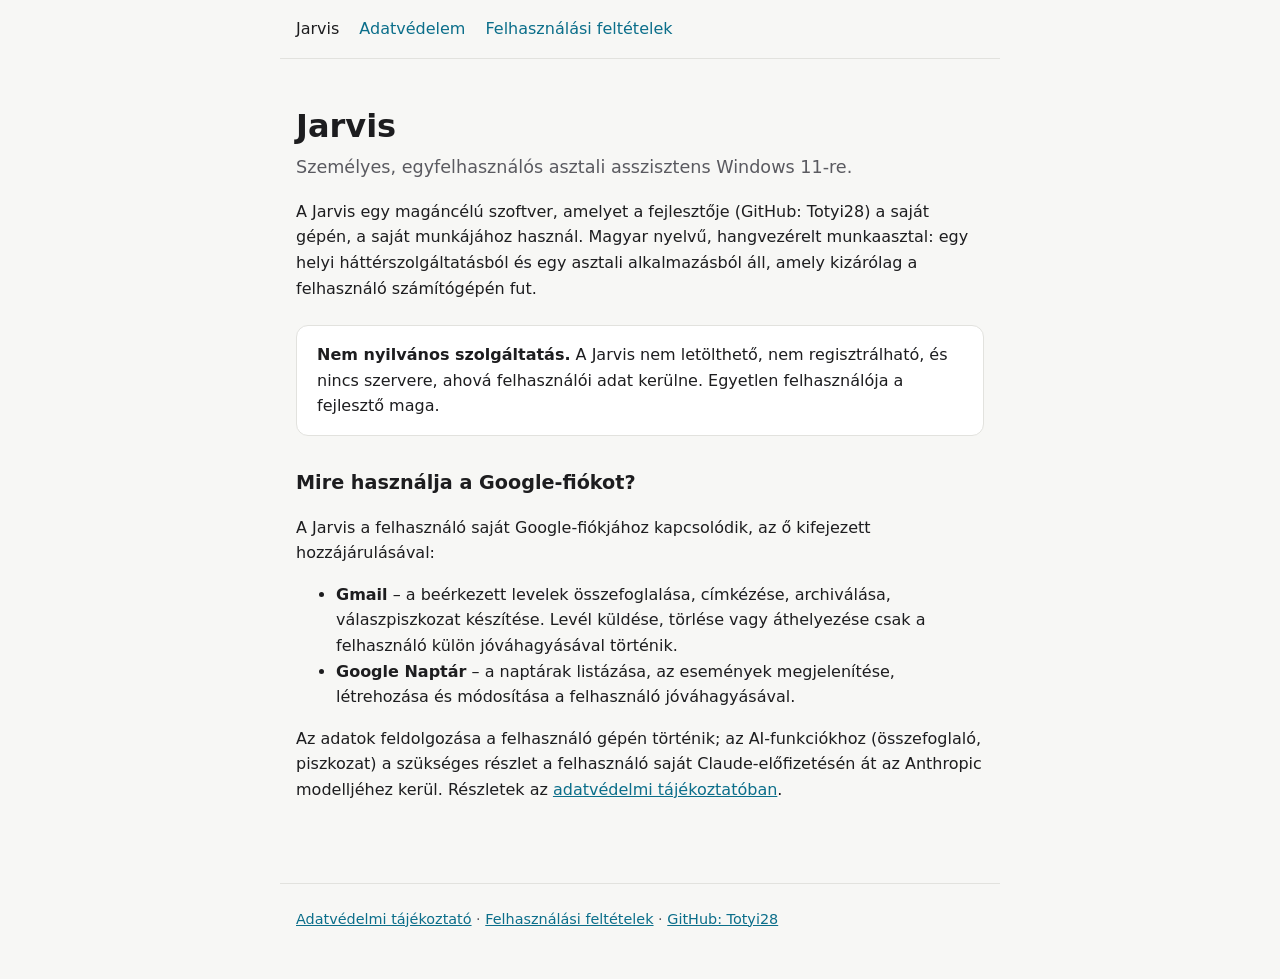
<file: index.html>
<!doctype html>
<html lang="hu">
<head>
  <meta charset="utf-8">
  <meta name="viewport" content="width=device-width, initial-scale=1">
  <title>Jarvis – személyes asztali asszisztens</title>
  <meta name="description" content="A Jarvis egy személyes, egyfelhasználós asztali asszisztens Windowsra. Nem nyilvános szolgáltatás.">
  <link rel="stylesheet" href="style.css">
</head>
<body>
  <header>
    <nav>
      <a href="./" aria-current="page">Jarvis</a>
      <a href="privacy.html">Adatvédelem</a>
      <a href="terms.html">Felhasználási feltételek</a>
    </nav>
  </header>

  <main>
    <h1>Jarvis</h1>
    <p class="lead">Személyes, egyfelhasználós asztali asszisztens Windows 11-re.</p>

    <p>
      A Jarvis egy magáncélú szoftver, amelyet a fejlesztője (GitHub: Totyi28) a saját gépén,
      a saját munkájához használ. Magyar nyelvű, hangvezérelt munkaasztal: egy helyi háttérszolgáltatásból
      és egy asztali alkalmazásból áll, amely kizárólag a felhasználó számítógépén fut.
    </p>

    <div class="card">
      <strong>Nem nyilvános szolgáltatás.</strong>
      A Jarvis nem letölthető, nem regisztrálható, és nincs szervere, ahová felhasználói adat kerülne.
      Egyetlen felhasználója a fejlesztő maga.
    </div>

    <h2>Mire használja a Google-fiókot?</h2>
    <p>A Jarvis a felhasználó saját Google-fiókjához kapcsolódik, az ő kifejezett hozzájárulásával:</p>
    <ul>
      <li><strong>Gmail</strong> – a beérkezett levelek összefoglalása, címkézése, archiválása, válaszpiszkozat
        készítése. Levél küldése, törlése vagy áthelyezése csak a felhasználó külön jóváhagyásával történik.</li>
      <li><strong>Google Naptár</strong> – a naptárak listázása, az események megjelenítése, létrehozása és módosítása
        a felhasználó jóváhagyásával.</li>
    </ul>
    <p>
      Az adatok feldolgozása a felhasználó gépén történik; az AI-funkciókhoz (összefoglaló, piszkozat)
      a szükséges részlet a felhasználó saját Claude-előfizetésén át az Anthropic modelljéhez kerül. Részletek az
      <a href="privacy.html">adatvédelmi tájékoztatóban</a>.
    </p>
  </main>

  <footer>
    <a href="privacy.html">Adatvédelmi tájékoztató</a> ·
    <a href="terms.html">Felhasználási feltételek</a> ·
    <a href="https://github.com/Totyi28">GitHub: Totyi28</a>
  </footer>
</body>
</html>
</file>
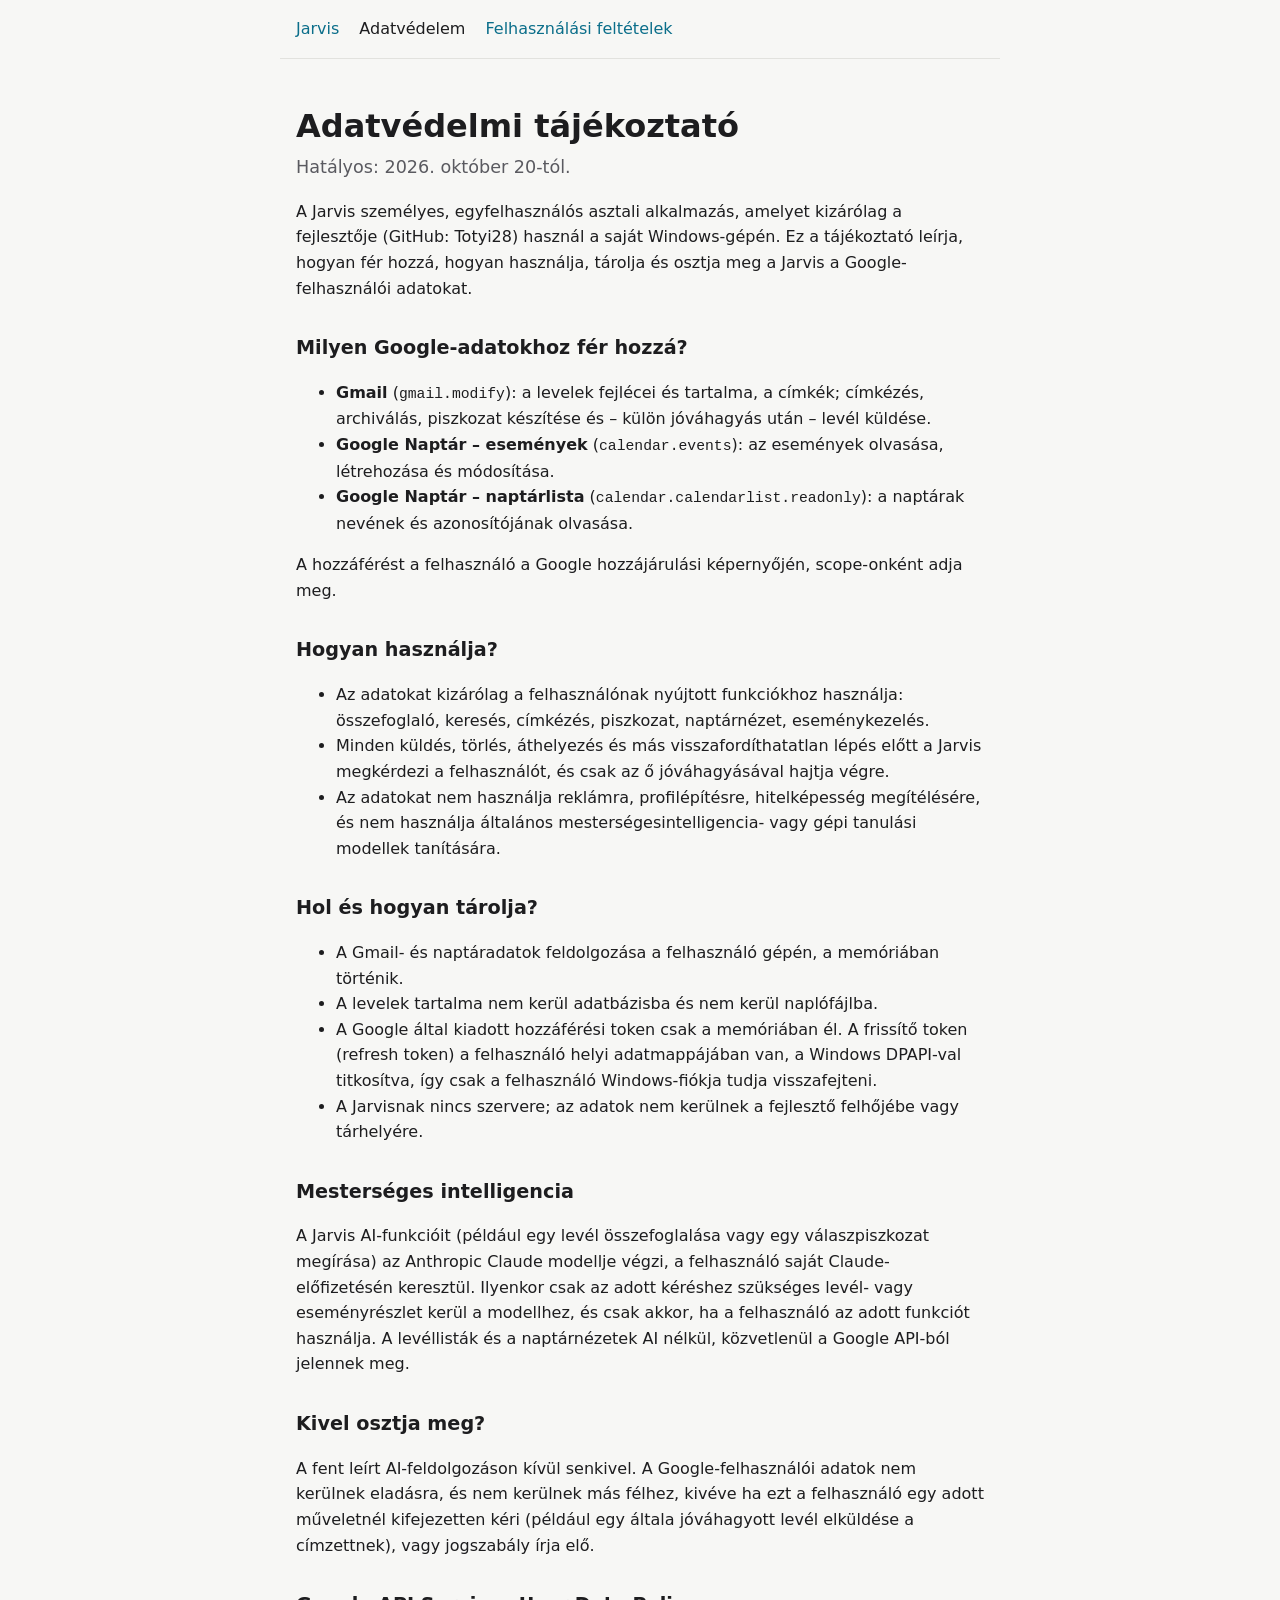
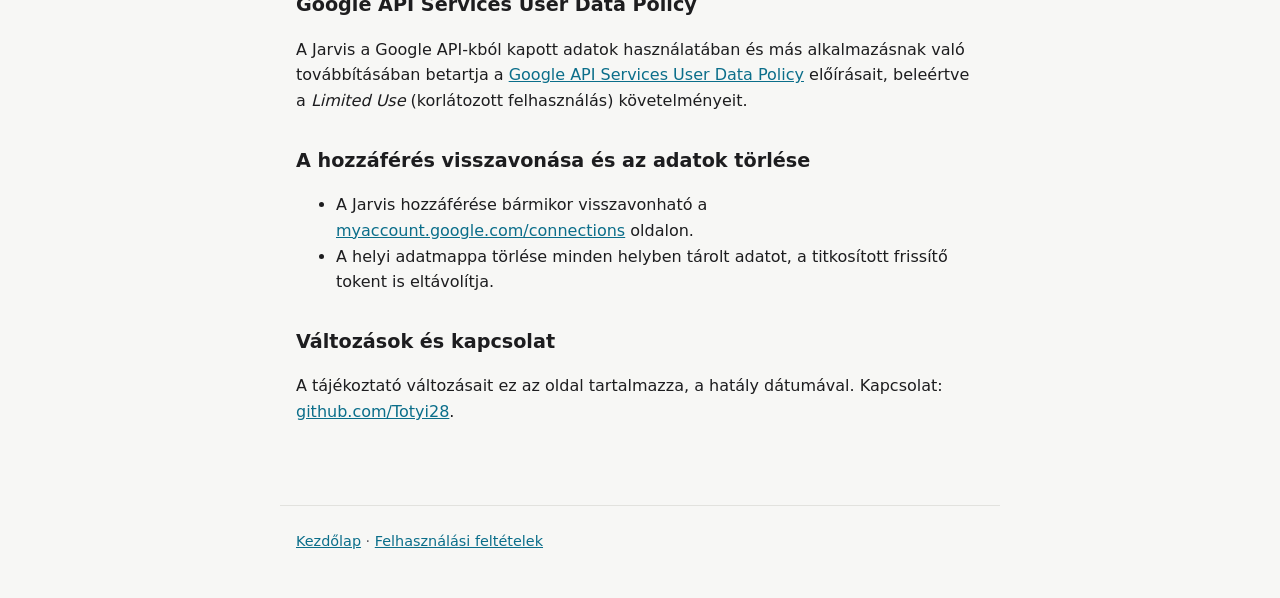
<file: privacy.html>
<!doctype html>
<html lang="hu">
<head>
  <meta charset="utf-8">
  <meta name="viewport" content="width=device-width, initial-scale=1">
  <title>Jarvis – adatvédelmi tájékoztató</title>
  <meta name="description" content="Hogyan kezeli a Jarvis a Google-fiók (Gmail, Google Naptár) adatait.">
  <link rel="stylesheet" href="style.css">
</head>
<body>
  <header>
    <nav>
      <a href="./">Jarvis</a>
      <a href="privacy.html" aria-current="page">Adatvédelem</a>
      <a href="terms.html">Felhasználási feltételek</a>
    </nav>
  </header>

  <main>
    <h1>Adatvédelmi tájékoztató</h1>
    <p class="lead">Hatályos: 2026. október 20-tól.</p>

    <p>
      A Jarvis személyes, egyfelhasználós asztali alkalmazás, amelyet kizárólag a fejlesztője
      (GitHub: Totyi28) használ a saját Windows-gépén. Ez a tájékoztató leírja, hogyan fér hozzá,
      hogyan használja, tárolja és osztja meg a Jarvis a Google-felhasználói adatokat.
    </p>

    <h2>Milyen Google-adatokhoz fér hozzá?</h2>
    <ul>
      <li><strong>Gmail</strong> (<code>gmail.modify</code>): a levelek fejlécei és tartalma, a címkék;
        címkézés, archiválás, piszkozat készítése és – külön jóváhagyás után – levél küldése.</li>
      <li><strong>Google Naptár – események</strong> (<code>calendar.events</code>): az események olvasása,
        létrehozása és módosítása.</li>
      <li><strong>Google Naptár – naptárlista</strong> (<code>calendar.calendarlist.readonly</code>):
        a naptárak nevének és azonosítójának olvasása.</li>
    </ul>
    <p>A hozzáférést a felhasználó a Google hozzájárulási képernyőjén, scope-onként adja meg.</p>

    <h2>Hogyan használja?</h2>
    <ul>
      <li>Az adatokat kizárólag a felhasználónak nyújtott funkciókhoz használja: összefoglaló, keresés,
        címkézés, piszkozat, naptárnézet, eseménykezelés.</li>
      <li>Minden küldés, törlés, áthelyezés és más visszafordíthatatlan lépés előtt a Jarvis megkérdezi
        a felhasználót, és csak az ő jóváhagyásával hajtja végre.</li>
      <li>Az adatokat nem használja reklámra, profilépítésre, hitelképesség megítélésére,
        és nem használja általános mesterségesintelligencia- vagy gépi tanulási modellek tanítására.</li>
    </ul>

    <h2>Hol és hogyan tárolja?</h2>
    <ul>
      <li>A Gmail- és naptáradatok feldolgozása a felhasználó gépén, a memóriában történik.</li>
      <li>A levelek tartalma nem kerül adatbázisba és nem kerül naplófájlba.</li>
      <li>A Google által kiadott hozzáférési token csak a memóriában él. A frissítő token (refresh token)
        a felhasználó helyi adatmappájában van, a Windows DPAPI-val titkosítva, így csak a felhasználó
        Windows-fiókja tudja visszafejteni.</li>
      <li>A Jarvisnak nincs szervere; az adatok nem kerülnek a fejlesztő felhőjébe vagy tárhelyére.</li>
    </ul>

    <h2>Mesterséges intelligencia</h2>
    <p>
      A Jarvis AI-funkcióit (például egy levél összefoglalása vagy egy válaszpiszkozat megírása)
      az Anthropic Claude modellje végzi, a felhasználó saját Claude-előfizetésén keresztül.
      Ilyenkor csak az adott kéréshez szükséges levél- vagy eseményrészlet kerül a modellhez,
      és csak akkor, ha a felhasználó az adott funkciót használja. A levéllisták és a naptárnézetek
      AI nélkül, közvetlenül a Google API-ból jelennek meg.
    </p>

    <h2>Kivel osztja meg?</h2>
    <p>
      A fent leírt AI-feldolgozáson kívül senkivel. A Google-felhasználói adatok nem kerülnek eladásra,
      és nem kerülnek más félhez, kivéve ha ezt a felhasználó egy adott műveletnél kifejezetten kéri
      (például egy általa jóváhagyott levél elküldése a címzettnek), vagy jogszabály írja elő.
    </p>

    <h2>Google API Services User Data Policy</h2>
    <p>
      A Jarvis a Google API-kból kapott adatok használatában és más alkalmazásnak való továbbításában betartja a
      <a href="https://developers.google.com/terms/api-services-user-data-policy">Google API Services User Data Policy</a>
      előírásait, beleértve a <em>Limited Use</em> (korlátozott felhasználás) követelményeit.
    </p>

    <h2>A hozzáférés visszavonása és az adatok törlése</h2>
    <ul>
      <li>A Jarvis hozzáférése bármikor visszavonható a
        <a href="https://myaccount.google.com/connections">myaccount.google.com/connections</a> oldalon.</li>
      <li>A helyi adatmappa törlése minden helyben tárolt adatot, a titkosított frissítő tokent is eltávolítja.</li>
    </ul>

    <h2>Változások és kapcsolat</h2>
    <p>
      A tájékoztató változásait ez az oldal tartalmazza, a hatály dátumával.
      Kapcsolat: <a href="https://github.com/Totyi28">github.com/Totyi28</a>.
    </p>
  </main>

  <footer>
    <a href="./">Kezdőlap</a> ·
    <a href="terms.html">Felhasználási feltételek</a>
  </footer>
</body>
</html>
</file>
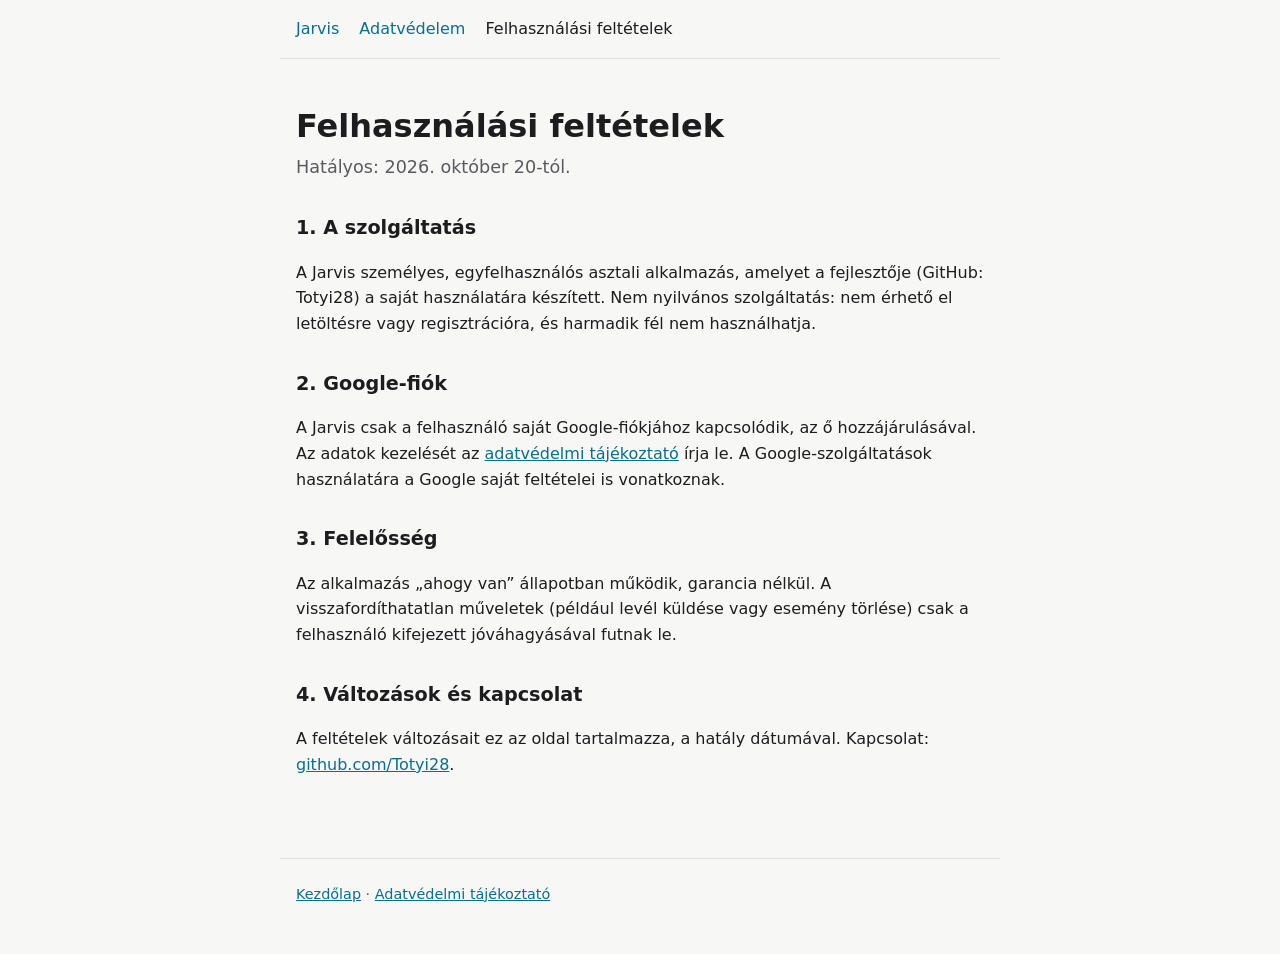
<file: terms.html>
<!doctype html>
<html lang="hu">
<head>
  <meta charset="utf-8">
  <meta name="viewport" content="width=device-width, initial-scale=1">
  <title>Jarvis – felhasználási feltételek</title>
  <meta name="description" content="A Jarvis személyes asztali alkalmazás felhasználási feltételei.">
  <link rel="stylesheet" href="style.css">
</head>
<body>
  <header>
    <nav>
      <a href="./">Jarvis</a>
      <a href="privacy.html">Adatvédelem</a>
      <a href="terms.html" aria-current="page">Felhasználási feltételek</a>
    </nav>
  </header>

  <main>
    <h1>Felhasználási feltételek</h1>
    <p class="lead">Hatályos: 2026. október 20-tól.</p>

    <h2>1. A szolgáltatás</h2>
    <p>
      A Jarvis személyes, egyfelhasználós asztali alkalmazás, amelyet a fejlesztője (GitHub: Totyi28)
      a saját használatára készített. Nem nyilvános szolgáltatás: nem érhető el letöltésre vagy regisztrációra,
      és harmadik fél nem használhatja.
    </p>

    <h2>2. Google-fiók</h2>
    <p>
      A Jarvis csak a felhasználó saját Google-fiókjához kapcsolódik, az ő hozzájárulásával.
      Az adatok kezelését az <a href="privacy.html">adatvédelmi tájékoztató</a> írja le.
      A Google-szolgáltatások használatára a Google saját feltételei is vonatkoznak.
    </p>

    <h2>3. Felelősség</h2>
    <p>
      Az alkalmazás „ahogy van” állapotban működik, garancia nélkül. A visszafordíthatatlan műveletek
      (például levél küldése vagy esemény törlése) csak a felhasználó kifejezett jóváhagyásával futnak le.
    </p>

    <h2>4. Változások és kapcsolat</h2>
    <p>
      A feltételek változásait ez az oldal tartalmazza, a hatály dátumával.
      Kapcsolat: <a href="https://github.com/Totyi28">github.com/Totyi28</a>.
    </p>
  </main>

  <footer>
    <a href="./">Kezdőlap</a> ·
    <a href="privacy.html">Adatvédelmi tájékoztató</a>
  </footer>
</body>
</html>
</file>
<file: style.css>
:root {
  --bg: #f7f7f5;
  --fg: #1d1d1f;
  --muted: #5a5a60;
  --accent: #0b6e8a;
  --line: #e2e2de;
  --card: #ffffff;
}

@media (prefers-color-scheme: dark) {
  :root {
    --bg: #111215;
    --fg: #ececee;
    --muted: #a0a0a8;
    --accent: #5cc8e6;
    --line: #2a2b30;
    --card: #18191d;
  }
}

* { box-sizing: border-box; }

body {
  margin: 0;
  background: var(--bg);
  color: var(--fg);
  font: 16px/1.6 system-ui, -apple-system, "Segoe UI", Roboto, sans-serif;
}

main {
  max-width: 720px;
  margin: 0 auto;
  padding: 48px 16px 64px;
}

header nav {
  max-width: 720px;
  margin: 0 auto;
  padding: 16px;
  display: flex;
  gap: 20px;
  flex-wrap: wrap;
  border-bottom: 1px solid var(--line);
}

a { color: var(--accent); }
nav a { text-decoration: none; font-weight: 500; }
nav a[aria-current="page"] { color: var(--fg); }

h1 { font-size: 2rem; line-height: 1.2; margin: 0 0 8px; }
h2 { font-size: 1.2rem; margin: 32px 0 8px; }
.lead { color: var(--muted); font-size: 1.1rem; margin-top: 0; }

.card {
  background: var(--card);
  border: 1px solid var(--line);
  border-radius: 12px;
  padding: 16px 20px;
  margin: 24px 0;
}

code { font-size: 0.92em; }

footer {
  max-width: 720px;
  margin: 0 auto;
  padding: 24px 16px 48px;
  color: var(--muted);
  font-size: 0.9rem;
  border-top: 1px solid var(--line);
}
</file>
